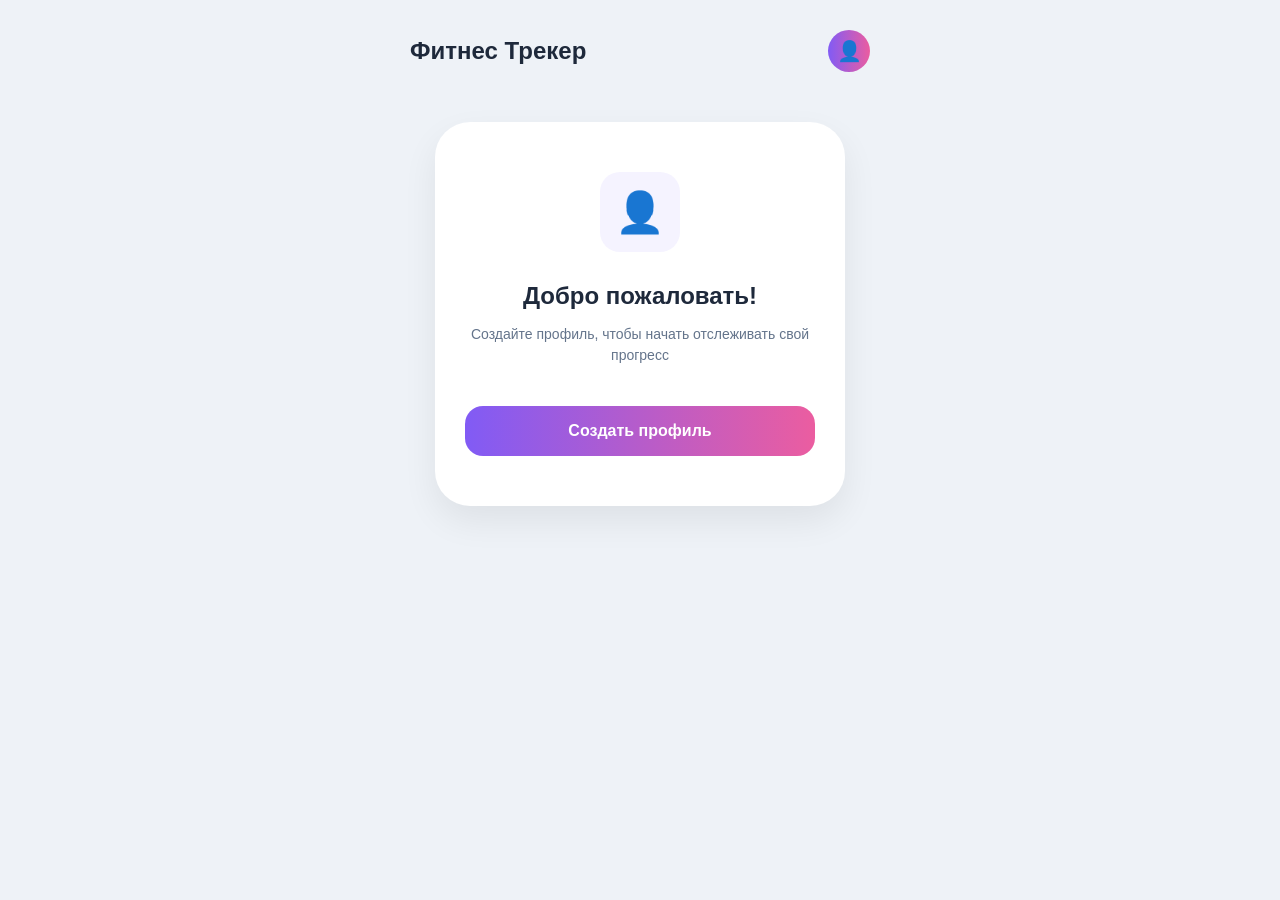
<file: src/main/resources/templates/index.html>
<!DOCTYPE html>
<html xmlns:th="http://www.thymeleaf.org">
<head>
  <meta charset="UTF-8">
  <title>Фитнес Трекер</title>
  <style>
    :root {
        --primary-grad: linear-gradient(90deg, #815bf5 0%, #eb5da0 100%);
        --bg-color: #eef2f7; /* Контрастный фон */
    }

    body {
        font-family: 'Inter', -apple-system, sans-serif;
        background-color: var(--bg-color);
        margin: 0;
        display: flex;
        flex-direction: column;
        align-items: center;
        min-height: 100vh;
    }

    .header {
        width: 100%;
        max-width: 500px;
        display: flex;
        justify-content: space-between;
        align-items: center;
        padding: 30px 20px;
        box-sizing: border-box;
    }

    .header h1 { font-size: 24px; color: #1e293b; margin: 0; }

    .main-card {
        background: white;
        padding: 50px 30px;
        border-radius: 35px;
        box-shadow: 0 15px 35px rgba(0, 0, 0, 0.07);
        text-align: center;
        width: 350px;
        margin-top: 20px;
    }

    .avatar-bg {
        width: 80px; height: 80px;
        background: #f5f3ff;
        border-radius: 20px;
        margin: 0 auto 30px;
        display: flex; align-items: center; justify-content: center;
        color: #d8ccff; font-size: 40px;
    }

    .btn-main {
        background: var(--primary-grad);
        color: white;
        border: none;
        padding: 16px 40px;
        border-radius: 18px;
        font-weight: 600;
        font-size: 16px;
        cursor: pointer;
        width: 100%;
        transition: all 0.2s ease;
        outline: none;
    }

    .btn-main:hover {
        filter: brightness(1.1);
        box-shadow: 0 8px 20px rgba(129, 91, 245, 0.2);
    }

    .btn-main:active {
        filter: brightness(1.4); /* Кнопка становится очень яркой при нажатии */
        transform: scale(0.97);
    }

    /* Модальное окно */
    .modal-overlay {
        display: none; position: fixed;
        top:0; left:0; width:100%; height:100%;
        background: rgba(30, 41, 59, 0.4);
        backdrop-filter: blur(8px);
        justify-content: center; align-items: center;
        z-index: 1000;
    }

    .modal-content {
        background: white; padding: 35px; border-radius: 30px;
        width: 340px; position: relative;
        box-shadow: 0 25px 50px rgba(0,0,0,0.1);
    }

    .close-btn { position: absolute; top: 20px; right: 20px; color: #94a3b8; cursor: pointer; font-size: 20px; }

    .progress-line { display: flex; gap: 8px; margin: 20px 0 30px; }
    .p-dot { height: 6px; flex: 1; background: #f1f5f9; border-radius: 10px; }
    .p-dot.active { background: var(--primary-grad); }

    input {
        width: 100%; padding: 14px; margin: 8px 0 20px;
        border: 1px solid #e2e8f0; border-radius: 15px;
        background: #f8fafc; box-sizing: border-box;
        font-size: 14px;
    }

    .goal-option {
        border: 1px solid #e2e8f0; padding: 20px; border-radius: 20px;
        margin-bottom: 15px; cursor: pointer; transition: 0.2s;
        background: #ffffff;
    }
    .goal-option.selected {
        border: 2px solid #815bf5;
        background: #f5f3ff;
    }

    .step { display: none; }
    .step.active { display: block; }
  </style>
</head>
<body>

<div class="header">
  <h1>Фитнес Трекер</h1>
  <div style="background: var(--primary-grad); width: 42px; height: 42px; border-radius: 50%; display: flex; align-items: center; justify-content: center; color: white; font-size: 20px;">👤</div>
</div>

<div class="main-card">
  <div class="avatar-bg">👤</div>
  <h2 style="margin: 0 0 10px; color: #1e293b;">Добро пожаловать!</h2>
  <p style="color: #64748b; font-size: 14px; margin-bottom: 40px; line-height: 1.5;">Создайте профиль, чтобы начать отслеживать свой прогресс</p>
  <button class="btn-main" onclick="openModal()">Создать профиль</button>
</div>

<div class="modal-overlay" id="modal">
  <div class="modal-content">
    <span class="close-btn" onclick="closeModal()">✕</span>
    <form th:action="@{/register}" th:object="${user}" method="post">
      <div class="step active" id="step1">
        <h3 style="margin-top:0">Регистрация</h3>
        <div class="progress-line"><div class="p-dot active"></div><div class="p-dot"></div><div class="p-dot"></div></div>
        <label style="font-size: 13px; font-weight: 600; color: #475569;">Email</label>
        <input type="email" th:field="*{email}" placeholder="your@email.com" required>
        <label style="font-size: 13px; font-weight: 600; color: #475569;">Пароль</label>
        <input type="password" th:field="*{password}" placeholder="••••••••" required>
        <button type="button" class="btn-main" onclick="nextStep(2)">Далее</button>
      </div>

      <div class="step" id="step2">
        <h3 style="margin-top:0">Параметры</h3>
        <div class="progress-line"><div class="p-dot active"></div><div class="p-dot active"></div><div class="p-dot"></div></div>
        <input type="number" th:field="*{height}" placeholder="Рост (см)" required>
        <input type="number" th:field="*{weight}" placeholder="Вес (кг)" required>
        <input type="number" th:field="*{age}" placeholder="Возраст" required>
        <button type="button" class="btn-main" onclick="nextStep(3)">Далее</button>
      </div>

      <div class="step" id="step3">
        <h3 style="margin-top:0">Выберите цель</h3>
        <div class="progress-line"><div class="p-dot active"></div><div class="p-dot active"></div><div class="p-dot active"></div></div>
        <input type="hidden" th:field="*{goal}" id="goalInput">
        <div class="goal-option" onclick="selectGoal('Сброс веса', this)"><b>Сброс веса</b><br><small style="color: #64748b;">Уменьшение массы тела</small></div>
        <div class="goal-option" onclick="selectGoal('Набор массы', this)"><b>Набор массы</b><br><small style="color: #64748b;">Увеличение мышечной массы</small></div>
        <button type="submit" class="btn-main">Завершить</button>
      </div>
    </form>
  </div>
</div>

<script>
  function openModal() { document.getElementById('modal').style.display = 'flex'; }
  function closeModal() { document.getElementById('modal').style.display = 'none'; }
  function nextStep(n) {
      document.querySelectorAll('.step').forEach(s => s.classList.remove('active'));
      document.getElementById('step' + n).classList.add('active');
  }
  function selectGoal(v, el) {
      document.getElementById('goalInput').value = v;
      document.querySelectorAll('.goal-option').forEach(o => o.classList.remove('selected'));
      el.classList.add('selected');
  }
</script>
</body>
</html>
</file>
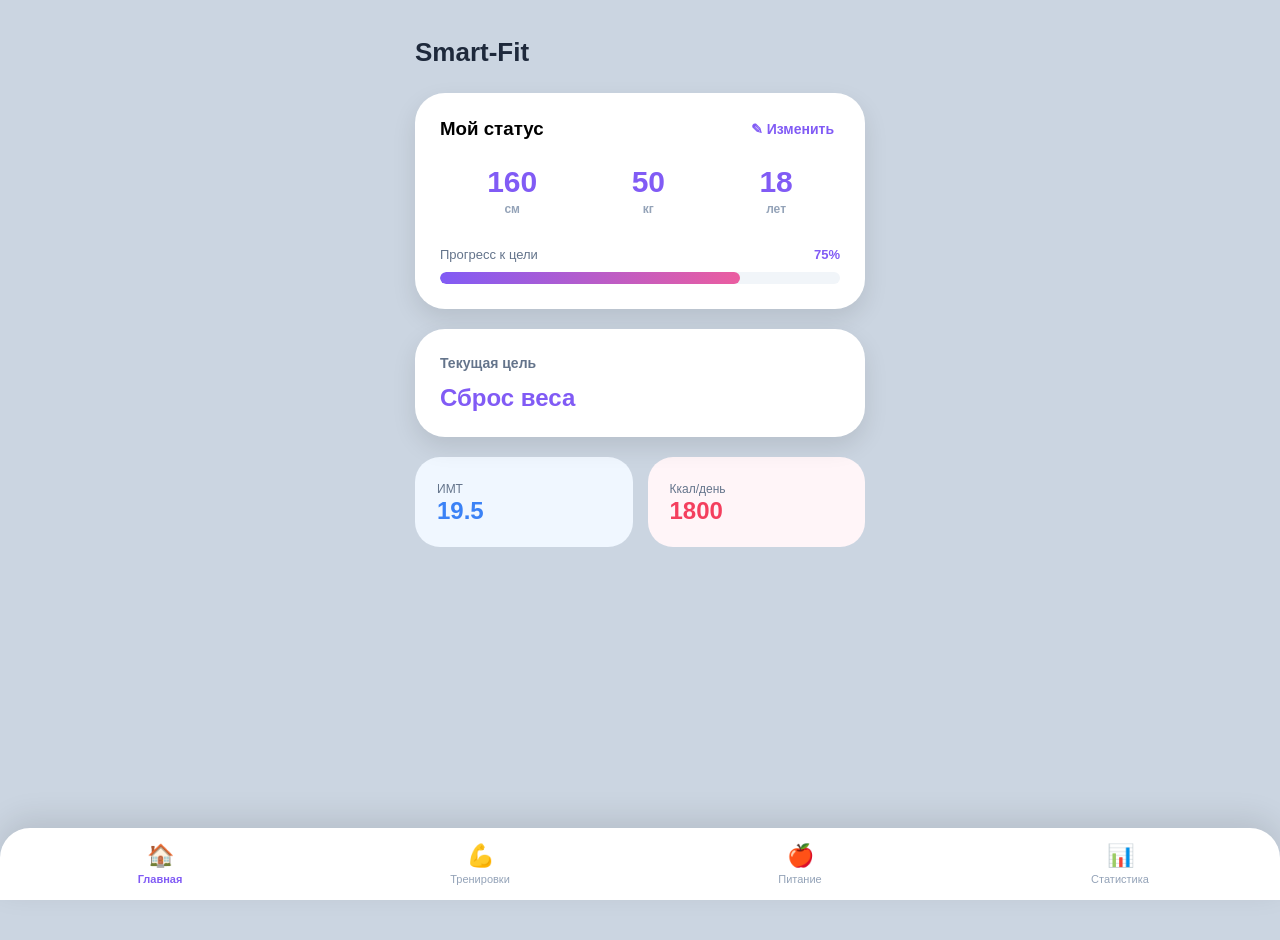
<file: src/main/resources/templates/dashboard.html>
<!DOCTYPE html>
<html xmlns:th="http://www.thymeleaf.org">
<head>
    <meta charset="UTF-8">
    <title>Smart-Fit Planner</title>
    <style>
        :root {
            --primary-grad: linear-gradient(90deg, #815bf5 0%, #eb5da0 100%);
            --bg-color: #cbd5e1; /* Темный контрастный фон */
        }

        body {
            font-family: 'Inter', sans-serif;
            background-color: var(--bg-color);
            margin: 0; padding: 20px;
            display: flex; justify-content: center;
            min-height: 100vh;
        }

        .container { width: 100%; max-width: 450px; padding-bottom: 100px; }

        /* Карточки */
        .card {
            background: white; padding: 25px; border-radius: 30px;
            margin-bottom: 20px; box-shadow: 0 10px 25px rgba(0,0,0,0.1);
            position: relative;
        }

        .status-header { display: flex; justify-content: space-between; align-items: center; margin-bottom: 25px; }
        .edit-btn { color: #815bf5; font-size: 14px; cursor: pointer; background: none; border: none; font-weight: 600; }

        .params-grid { display: flex; justify-content: space-around; text-align: center; margin-bottom: 30px; }
        .param-val { font-size: 30px; font-weight: 800; color: #815bf5; display: block; }
        .param-label { color: #94a3b8; font-size: 12px; font-weight: 600; }

        .progress-bg { height: 12px; background: #f1f5f9; border-radius: 10px; overflow: hidden; margin-top: 10px; }
        .progress-fill { height: 100%; width: 75%; background: var(--primary-grad); border-radius: 10px; }

        .grid-2 { display: grid; grid-template-columns: 1fr 1fr; gap: 15px; }
        .mini-card { padding: 22px; border-radius: 25px; }
        .imt-card { background: #f0f7ff; }
        .cal-card { background: #fff5f8; }

        /* Экраны */
        .page { display: none; }
        .page.active { display: block; }

        /* МОДАЛЬНОЕ ОКНО */
        .modal-overlay {
            display: none; position: fixed; top:0; left:0; width:100%; height:100%;
            background: rgba(15, 23, 42, 0.6);
            backdrop-filter: blur(8px);
            justify-content: center; align-items: center; z-index: 1000;
        }
        .modal-content {
            background: white; padding: 30px; border-radius: 35px; width: 380px;
            max-height: 90vh; overflow-y: auto; box-shadow: 0 25px 50px rgba(0,0,0,0.2);
        }

        .input-group { margin-bottom: 15px; }
        .input-group label { display: block; font-size: 14px; font-weight: 700; color: #1e293b; margin-bottom: 8px; }

        .modal-input {
            width: 100%; padding: 16px; border: 1.5px solid #f1f0ff; border-radius: 18px;
            background: #fbfaff; box-sizing: border-box; font-size: 16px;
        }
        .modal-input:focus { outline: none; border-color: #d8ccff; background: #fff; }

        /* Список целей */
        .goal-item {
            border: 1.5px solid #f1f0ff; padding: 15px 20px; border-radius: 20px;
            margin-bottom: 12px; cursor: pointer; background: #fbfaff; transition: 0.2s;
        }
        .goal-item b { display: block; font-size: 15px; color: #1e293b; margin-bottom: 2px; }
        .goal-item small { display: block; color: #94a3b8; font-size: 12px; font-weight: 500; }

        .goal-item.selected { border-color: #815bf5; background: #fff; box-shadow: 0 4px 15px rgba(129,91,245,0.1); }

        .save-btn {
            background: var(--primary-grad); color: white; border: none; padding: 18px;
            border-radius: 20px; font-weight: 600; font-size: 16px; width: 100%;
            cursor: pointer; margin-top: 20px;
        }
        .save-btn:active { filter: brightness(1.2); }

        /* Навигация */
        .nav-bar {
            position: fixed; bottom: 0; left: 0; width: 100%; background: white;
            display: flex; justify-content: space-around; padding: 15px 0;
            border-radius: 30px 30px 0 0; box-shadow: 0 -10px 30px rgba(0,0,0,0.1);
        }
        .nav-item { text-align: center; color: #94a3b8; font-size: 11px; cursor: pointer; flex: 1; }
        .nav-item.active { color: #815bf5; font-weight: 700; }
        .nav-icon { font-size: 22px; display: block; margin-bottom: 4px; }
    </style>
</head>
<body>

<div class="container">
    <h1 style="font-size: 26px; color: #1e293b; margin-bottom: 25px;">Smart-Fit</h1>

    <!-- ЭКРАН 1: ГЛАВНАЯ -->
    <div id="page-home" class="page active">
        <div class="card">
            <div class="status-header">
                <h3 style="margin:0">Мой статус</h3>
                <button class="edit-btn" onclick="openEditModal()">✎ Изменить</button>
            </div>
            <div class="params-grid">
                <div><span class="param-val" th:text="${user.height}">160</span><span class="param-label">см</span></div>
                <div><span class="param-val" th:text="${user.weight}">50</span><span class="param-label">кг</span></div>
                <div><span class="param-val" th:text="${user.age}">18</span><span class="param-label">лет</span></div>
            </div>
            <div style="display:flex; justify-content:space-between; font-size: 13px; color: #64748b;">
                <span>Прогресс к цели</span><span style="color: #815bf5; font-weight:700">75%</span>
            </div>
            <div class="progress-bg"><div class="progress-fill"></div></div>
        </div>

        <div class="card">
            <span style="color: #64748b; font-size: 14px; font-weight: 600;">Текущая цель</span>
            <h2 style="color: #815bf5; margin: 12px 0 0;" th:text="${user.goal}">Сброс веса</h2>
        </div>

        <div class="grid-2">
            <div class="mini-card imt-card"><span style="font-size:12px; color:#64748b;">ИМТ</span><br><span style="color:#3b82f6; font-size:24px; font-weight:800;" th:text="${bmi}">19.5</span></div>
            <div class="mini-card cal-card"><span style="font-size:12px; color:#64748b;">Ккал/день</span><br><span style="color:#f43f5e; font-size:24px; font-weight:800;" th:text="${calories}">1800</span></div>
        </div>
    </div>

    <!-- ЭКРАН 2: ТРЕНИРОВКИ -->
    <div id="page-train" class="page">
        <div class="card"><h3>План тренировок</h3><p>Список упражнений скоро появится...</p></div>
    </div>

    <!-- ЭКРАН 3: ПИТАНИЕ -->
    <div id="page-food" class="page">
        <div class="card"><h3>Питание</h3><p>Твой рацион на сегодня...</p></div>
    </div>

    <!-- ЭКРАН 4: СТАТИСТИКА -->
    <div id="page-stats" class="page">
        <div class="card"><h3>Статистика</h3><p>Графики твоего прогресса...</p></div>
    </div>
</div>

<!-- МОДАЛЬНОЕ ОКНО РЕДАКТИРОВАНИЯ -->
<div class="modal-overlay" id="editModal">
    <div class="modal-content">
        <div style="display:flex; justify-content:space-between; align-items:center; margin-bottom:25px;">
            <h2 style="margin:0; font-size: 22px; color:#1e293b;">Обновить параметры</h2>
            <span style="font-size:28px; cursor:pointer; color:#94a3b8" onclick="closeEditModal()">✕</span>
        </div>

        <form th:action="@{/update-params}" method="post">
            <div class="input-group">
                <label>Рост (см)</label>
                <input type="number" name="height" class="modal-input" th:value="${user.height}" placeholder="160">
            </div>

            <div class="input-group">
                <label>Вес (кг)</label>
                <input type="number" name="weight" class="modal-input" th:value="${user.weight}" placeholder="50">
            </div>

            <div class="input-group">
                <label>Возраст</label>
                <input type="number" name="age" class="modal-input" th:value="${user.age}" placeholder="18">
            </div>

            <label style="font-size:14px; font-weight:700; color:#1e293b; display:block; margin-bottom:10px;">Цель</label>
            <div class="goal-list">
                <input type="hidden" name="goal" id="editGoalInput" th:value="${user.goal}">

                <div class="goal-item" onclick="selectEditGoal('Сброс веса', this)">
                    <b>Сброс веса</b>
                    <small>Уменьшение массы тела</small>
                </div>

                <div class="goal-item" onclick="selectEditGoal('Набор массы', this)">
                    <b>Набор массы</b>
                    <small>Увеличение мышечной массы</small>
                </div>
            </div>

            <button type="submit" class="save-btn">Сохранить изменения</button>
        </form>
    </div>
</div>

<!-- НИЖНЯЯ ПАНЕЛЬ -->
<div class="nav-bar">
    <div class="nav-item active" onclick="showPage('home', this)"><span class="nav-icon">🏠</span>Главная</div>
    <div class="nav-item" onclick="showPage('train', this)"><span class="nav-icon">💪</span>Тренировки</div>
    <div class="nav-item" onclick="showPage('food', this)"><span class="nav-icon">🍎</span>Питание</div>
    <div class="nav-item" onclick="showPage('stats', this)"><span class="nav-icon">📊</span>Статистика</div>
</div>

<script>
    function openEditModal() { document.getElementById('editModal').style.display = 'flex'; }
    function closeEditModal() { document.getElementById('editModal').style.display = 'none'; }

    function showPage(pageId, el) {
        document.querySelectorAll('.page').forEach(p => p.classList.remove('active'));
        document.getElementById('page-' + pageId).classList.add('active');
        document.querySelectorAll('.nav-item').forEach(item => item.classList.remove('active'));
        el.classList.add('active');
    }

    function selectEditGoal(goal, el) {
        document.getElementById('editGoalInput').value = goal;
        document.querySelectorAll('.goal-item').forEach(i => i.classList.remove('selected'));
        el.classList.add('selected');
    }

    window.onclick = function(event) {
        if (event.target == document.getElementById('editModal')) closeEditModal();
    }
</script>
</body>
</html>
</file>
